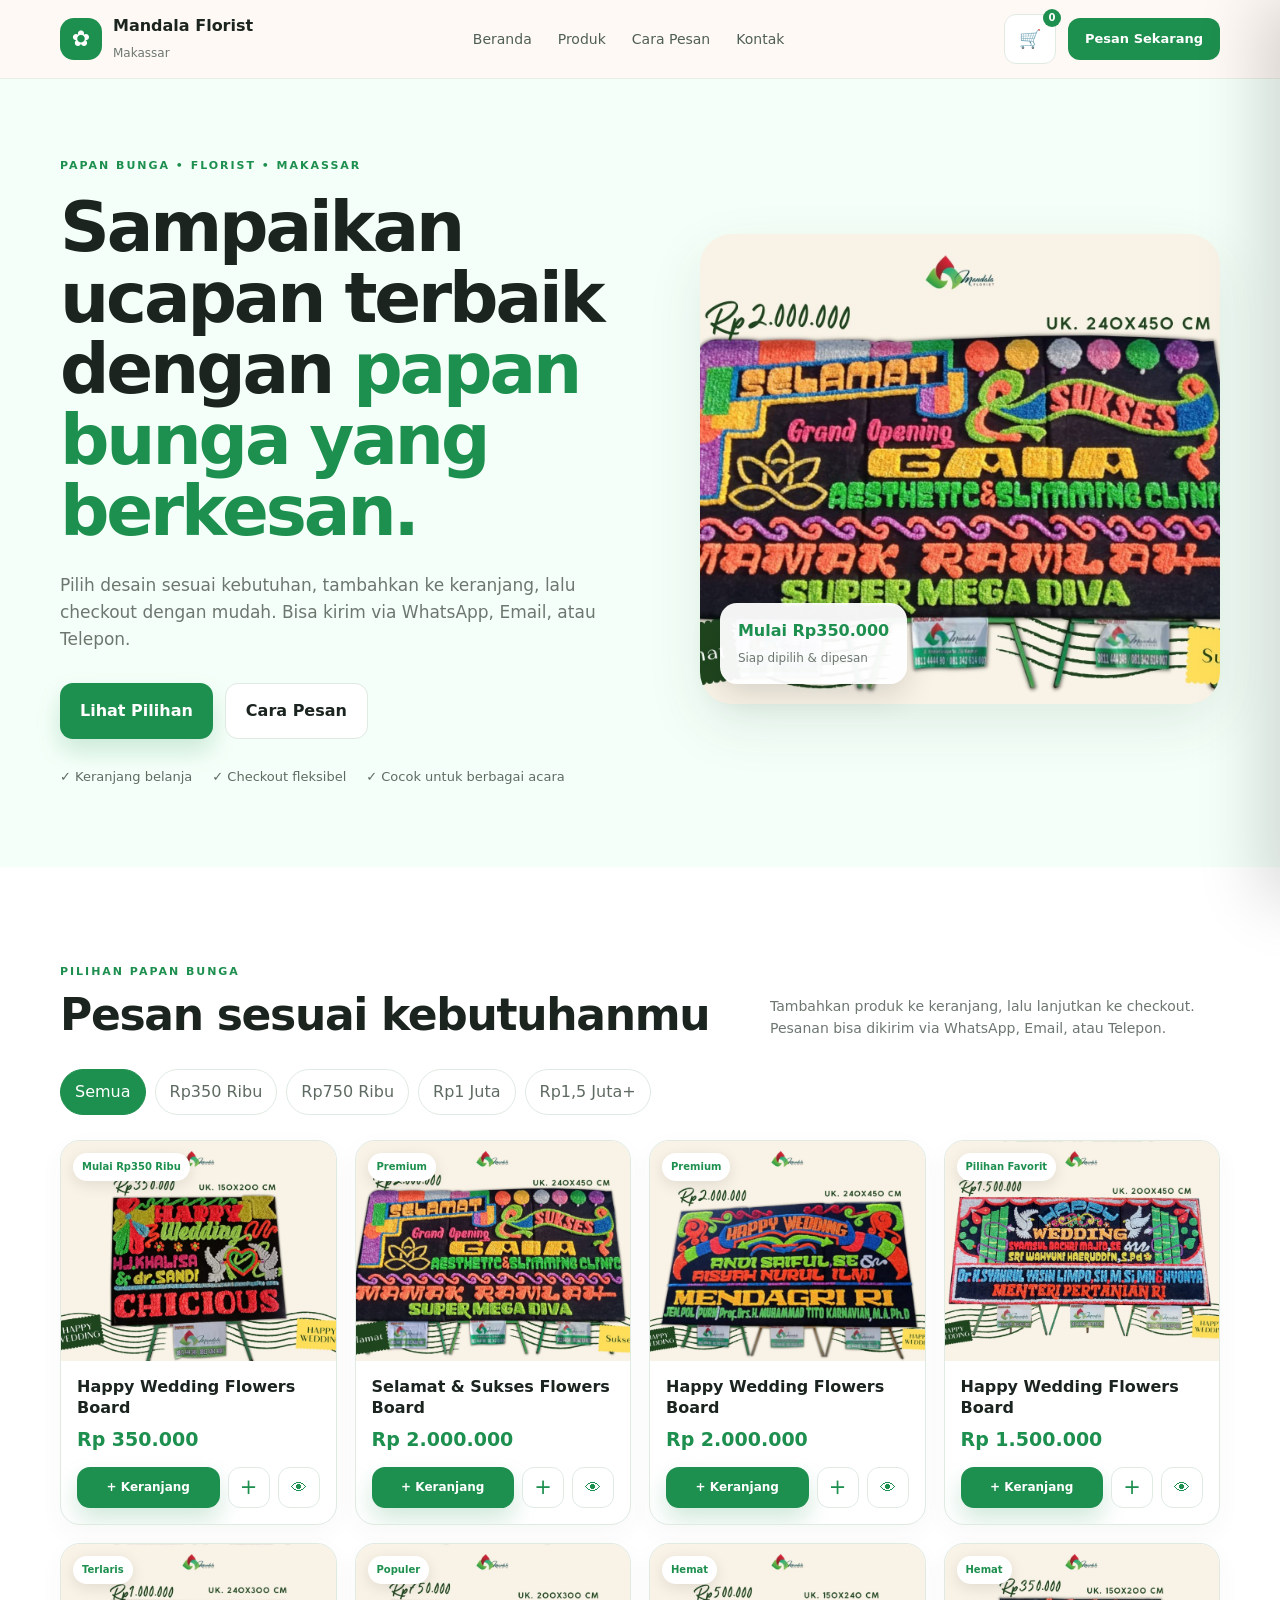
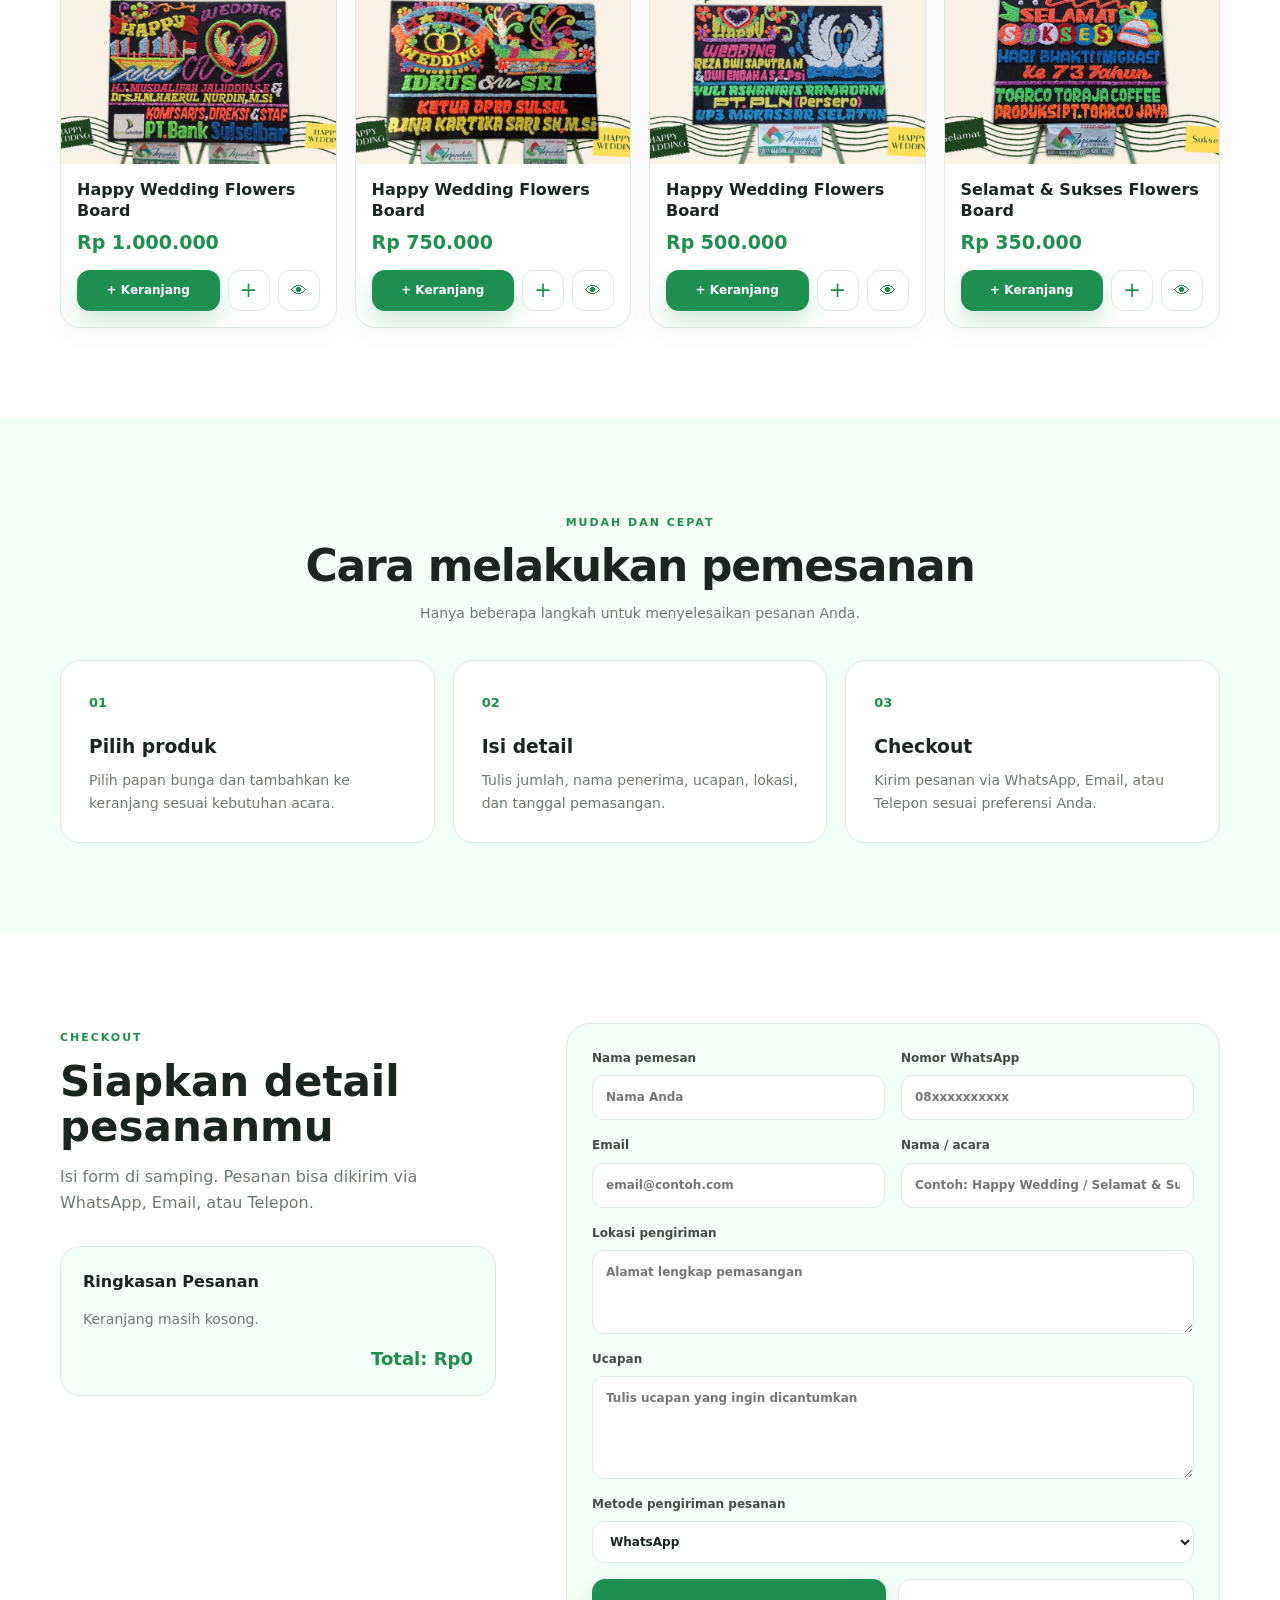
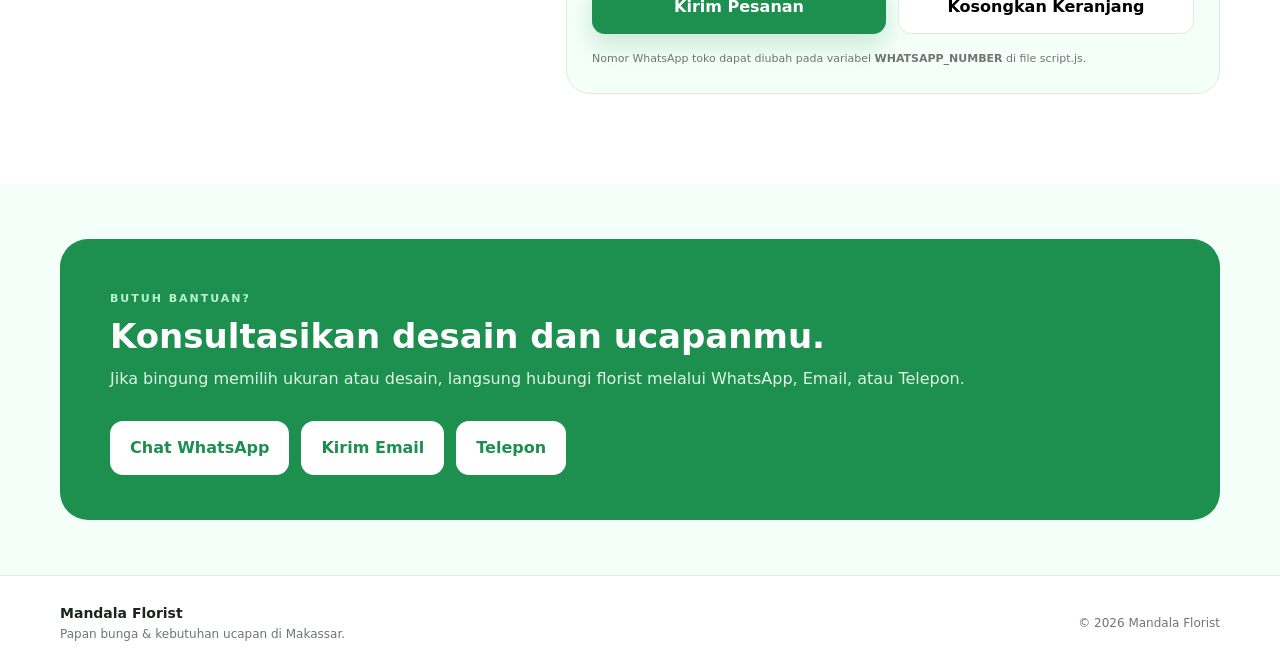
<file: Mandala Florist/index.html>
<!DOCTYPE html>
<html lang="id">
<head>
    <meta charset="UTF-8">
    <meta name="viewport" content="width=device-width, initial-scale=1.0">
    <meta name="theme-color" content="#1d8f4e">
    <title>Mandala Florist — Papan Bunga & Florist Makassar</title>
    <link rel="stylesheet" href="style.css">
</head>
<body>
    <!-- ===== NAVBAR ===== -->
    <header class="navbar">
        <div class="container nav-inner">
            <a class="brand" href="#beranda">
                <span class="brand-mark">✿</span>
                <span>
                    <strong>Mandala Florist</strong>
                    <small>Makassar</small>
                </span>
            </a>
            <nav>
                <a href="#beranda">Beranda</a>
                <a href="#produk">Produk</a>
                <a href="#cara-pesan">Cara Pesan</a>
                <a href="#kontak">Kontak</a>
            </nav>
            <div class="nav-actions">
                <button class="cart-btn" id="cartBtn" aria-label="Keranjang">
                    🛒 <span class="cart-count" id="cartCount">0</span>
                </button>
                <a class="nav-wa" href="#produk">Pesan Sekarang</a>
            </div>
        </div>
    </header>

    <main>
        <!-- ===== HERO ===== -->
        <section class="hero" id="beranda">
            <div class="container hero-grid">
                <div class="hero-copy">
                    <span class="eyebrow">PAPAN BUNGA • FLORIST • MAKASSAR</span>
                    <h1>Sampaikan ucapan terbaik dengan <span>papan bunga yang berkesan.</span></h1>
                    <p>Pilih desain sesuai kebutuhan, tambahkan ke keranjang, lalu checkout dengan mudah. Bisa kirim via WhatsApp, Email, atau Telepon.</p>
                    <div class="hero-actions">
                        <a class="btn btn-primary" href="#produk">Lihat Pilihan</a>
                        <a class="btn btn-outline" href="#cara-pesan">Cara Pesan</a>
                    </div>
                    <div class="hero-points">
                        <span>✓ Keranjang belanja</span>
                        <span>✓ Checkout fleksibel</span>
                        <span>✓ Cocok untuk berbagai acara</span>
                    </div>
                </div>
                <div class="hero-card">
                    <img src="assets/papan-bunga-2.jpg" alt="Papan bunga ucapan selamat dan sukses">
                    <div class="hero-badge">
                        <strong>Mulai Rp350.000</strong>
                        <span>Siap dipilih & dipesan</span>
                    </div>
                </div>
            </div>
        </section>

        <!-- ===== PRODUK ===== -->
        <section class="section products" id="produk">
            <div class="container">
                <div class="section-heading">
                    <div>
                        <span class="eyebrow">PILIHAN PAPAN BUNGA</span>
                        <h2>Pesan sesuai kebutuhanmu</h2>
                    </div>
                    <p>Tambahkan produk ke keranjang, lalu lanjutkan ke checkout. Pesanan bisa dikirim via WhatsApp, Email, atau Telepon.</p>
                </div>

                <div class="filter-row">
                    <button class="filter active" data-filter="semua">Semua</button>
                    <button class="filter" data-filter="350000">Rp350 Ribu</button>
                    <button class="filter" data-filter="750000">Rp750 Ribu</button>
                    <button class="filter" data-filter="1000000">Rp1 Juta</button>
                    <button class="filter" data-filter="1500000">Rp1,5 Juta+</button>
                </div>

                <div class="product-grid" id="productGrid"></div>
            </div>
        </section>

        <!-- ===== CARA PESAN ===== -->
        <section class="section how" id="cara-pesan">
            <div class="container">
                <div class="section-heading centered">
                    <span class="eyebrow">MUDAH DAN CEPAT</span>
                    <h2>Cara melakukan pemesanan</h2>
                    <p>Hanya beberapa langkah untuk menyelesaikan pesanan Anda.</p>
                </div>
                <div class="steps">
                    <div class="step">
                        <span>01</span>
                        <h3>Pilih produk</h3>
                        <p>Pilih papan bunga dan tambahkan ke keranjang sesuai kebutuhan acara.</p>
                    </div>
                    <div class="step">
                        <span>02</span>
                        <h3>Isi detail</h3>
                        <p>Tulis jumlah, nama penerima, ucapan, lokasi, dan tanggal pemasangan.</p>
                    </div>
                    <div class="step">
                        <span>03</span>
                        <h3>Checkout</h3>
                        <p>Kirim pesanan via WhatsApp, Email, atau Telepon sesuai preferensi Anda.</p>
                    </div>
                </div>
            </div>
        </section>

        <!-- ===== CHECKOUT ===== -->
        <section class="section order-section" id="order">
            <div class="container order-grid">
                <div>
                    <span class="eyebrow">CHECKOUT</span>
                    <h2>Siapkan detail pesananmu</h2>
                    <p>Isi form di samping. Pesanan bisa dikirim via WhatsApp, Email, atau Telepon.</p>

                    <div class="order-summary" id="orderSummary">
                        <h3>Ringkasan Pesanan</h3>
                        <div id="summaryItems"><p class="empty-summary">Keranjang masih kosong.</p></div>
                        <div class="summary-total" id="summaryTotal">Total: Rp0</div>
                    </div>
                </div>

                <form id="orderForm" class="order-form">
                    <label>Nama pemesan
                        <input id="customerName" type="text" placeholder="Nama Anda" required>
                    </label>
                    <label>Nomor WhatsApp
                        <input id="customerPhone" type="tel" placeholder="08xxxxxxxxxx">
                    </label>
                    <label>Email
                        <input id="customerEmail" type="email" placeholder="email@contoh.com">
                    </label>
                    <label>Nama / acara
                        <input id="recipient" type="text" placeholder="Contoh: Happy Wedding / Selamat & Sukses" required>
                    </label>
                    <label>Lokasi pengiriman
                        <textarea id="location" rows="3" placeholder="Alamat lengkap pemasangan" required></textarea>
                    </label>
                    <label>Ucapan
                        <textarea id="message" rows="4" placeholder="Tulis ucapan yang ingin dicantumkan"></textarea>
                    </label>
                    <label>Metode pengiriman pesanan
                        <select id="sendMethod">
                            <option value="wa">WhatsApp</option>
                            <option value="email">Email</option>
                            <option value="telp">Telepon</option>
                        </select>
                    </label>

                    <div class="checkout-actions">
                        <button class="btn btn-primary" type="submit">Kirim Pesanan</button>
                        <button class="btn btn-outline" type="button" id="clearCartBtn">Kosongkan Keranjang</button>
                    </div>
                    <small class="form-note">Nomor WhatsApp toko dapat diubah pada variabel <b>WHATSAPP_NUMBER</b> di file script.js.</small>
                </form>
            </div>
        </section>

        <!-- ===== KONTAK ===== -->
        <section class="section contact" id="kontak">
            <div class="container contact-box">
                <div>
                    <span class="eyebrow">BUTUH BANTUAN?</span>
                    <h2>Konsultasikan desain dan ucapanmu.</h2>
                    <p>Jika bingung memilih ukuran atau desain, langsung hubungi florist melalui WhatsApp, Email, atau Telepon.</p>
                </div>
                <div class="contact-actions">
                    <a class="btn btn-light" id="contactWa" href="#">Chat WhatsApp</a>
                    <a class="btn btn-light" id="contactEmail" href="#">Kirim Email</a>
                    <a class="btn btn-light" id="contactTelp" href="#">Telepon</a>
                </div>
            </div>
        </section>
    </main>

    <!-- ===== FOOTER ===== -->
    <footer>
        <div class="container footer-inner">
            <div>
                <strong>Mandala Florist</strong>
                <span>Papan bunga & kebutuhan ucapan di Makassar.</span>
            </div>
            <span>© 2026 Mandala Florist</span>
        </div>
    </footer>

    <!-- ===== TOAST ===== -->
    <div class="toast" id="toast">Produk ditambahkan ke keranjang.</div>

    <!-- ===== CART DRAWER ===== -->
    <div class="cart-drawer" id="cartDrawer">
        <div class="cart-drawer-header">
            <h3>Keranjang</h3>
            <button class="cart-close" id="cartClose" aria-label="Tutup">×</button>
        </div>
        <div class="cart-drawer-body" id="cartDrawerBody">
            <p class="empty-cart">Keranjang masih kosong.</p>
        </div>
        <div class="cart-drawer-footer">
            <div class="cart-total" id="cartTotal">Total: Rp0</div>
            <a class="btn btn-primary btn-full" href="#order" id="goCheckout">Lanjut ke Checkout</a>
        </div>
    </div>
    <div class="cart-overlay" id="cartOverlay"></div>

    <script src="script.js"></script>
</body>
</html>
</file>
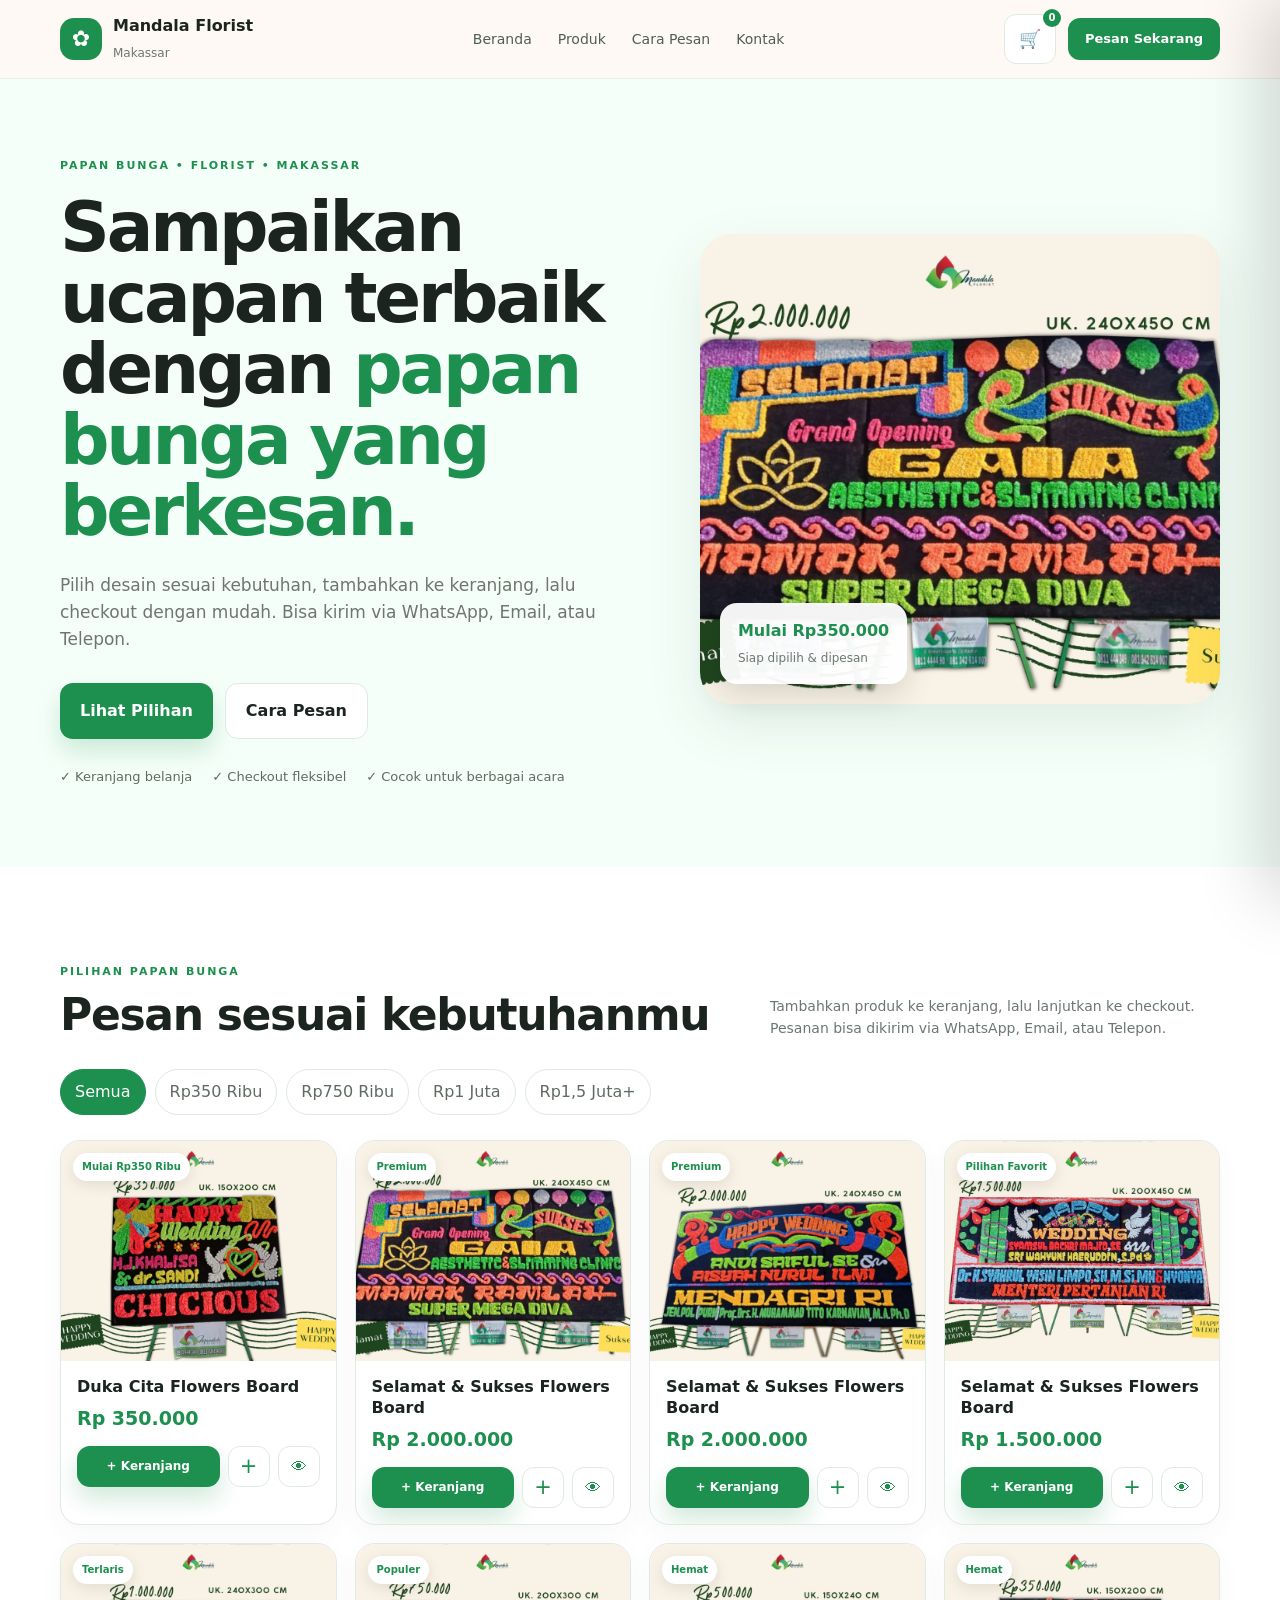
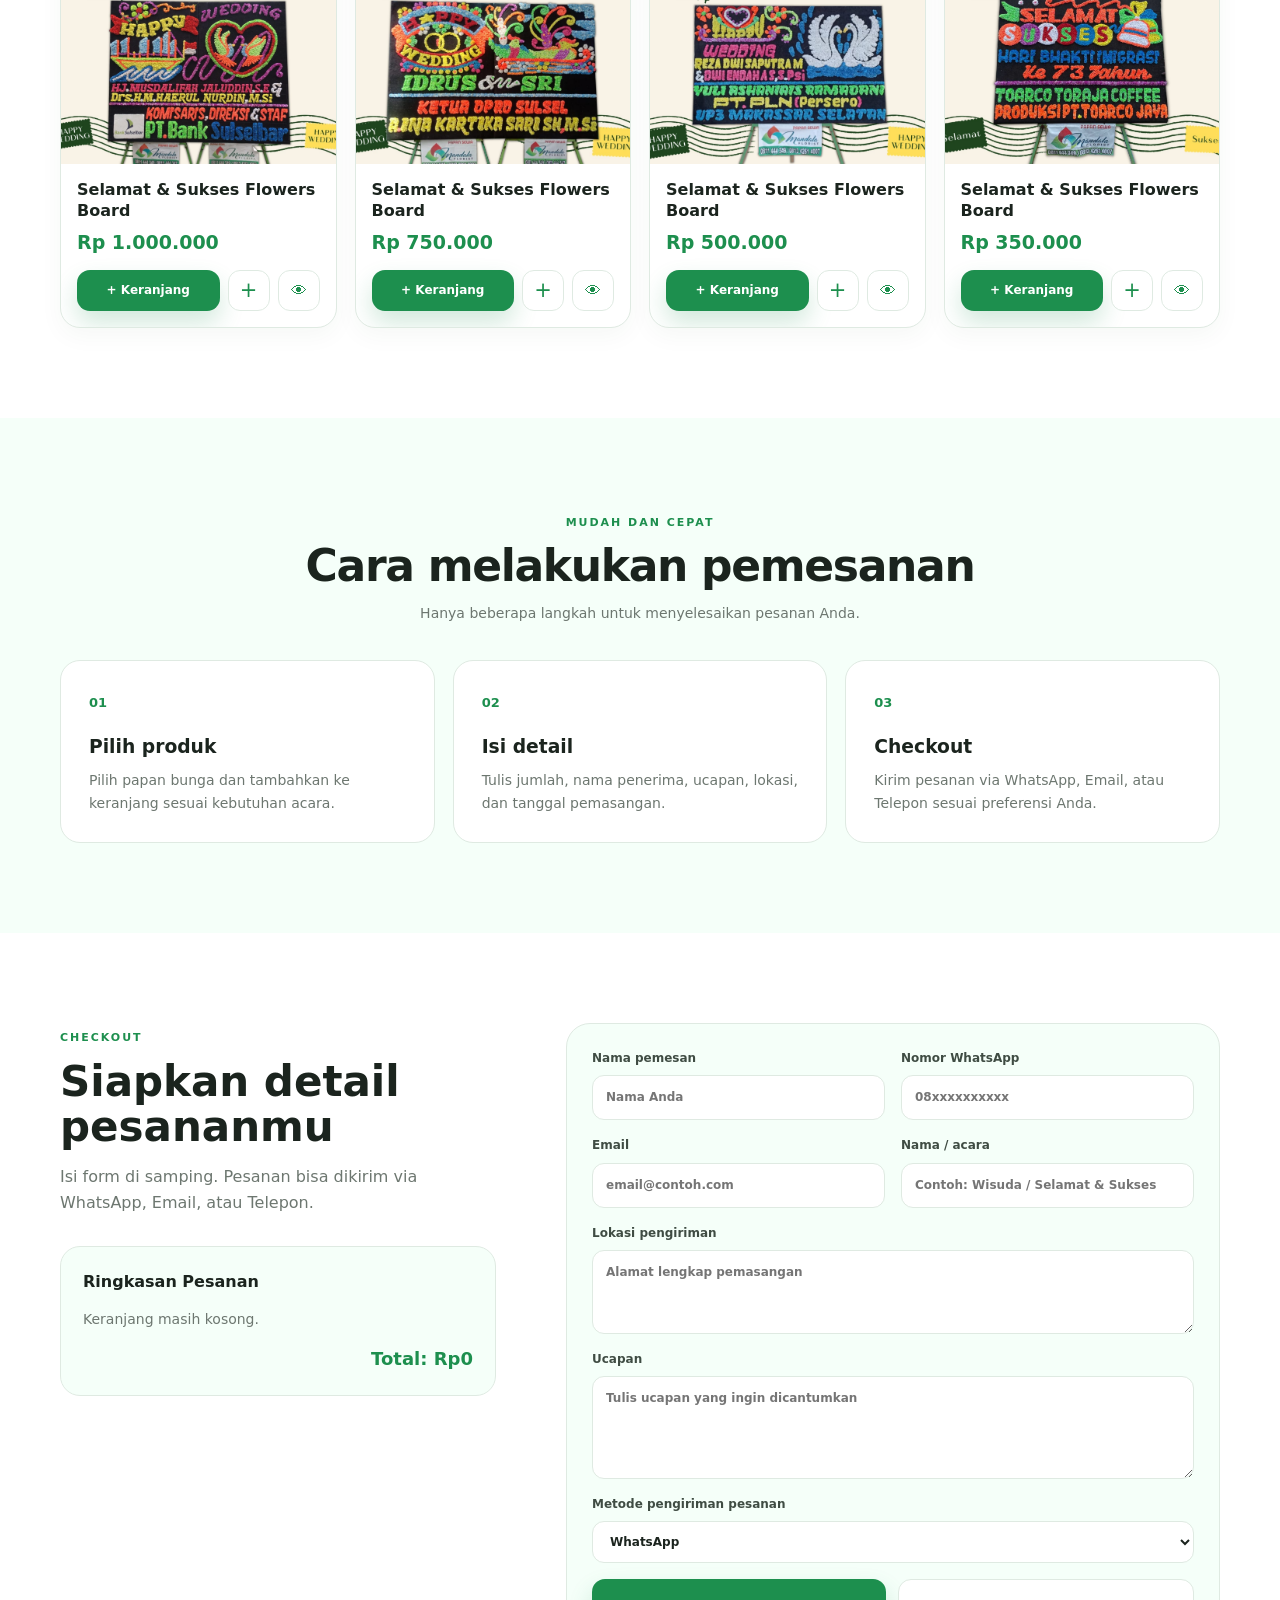
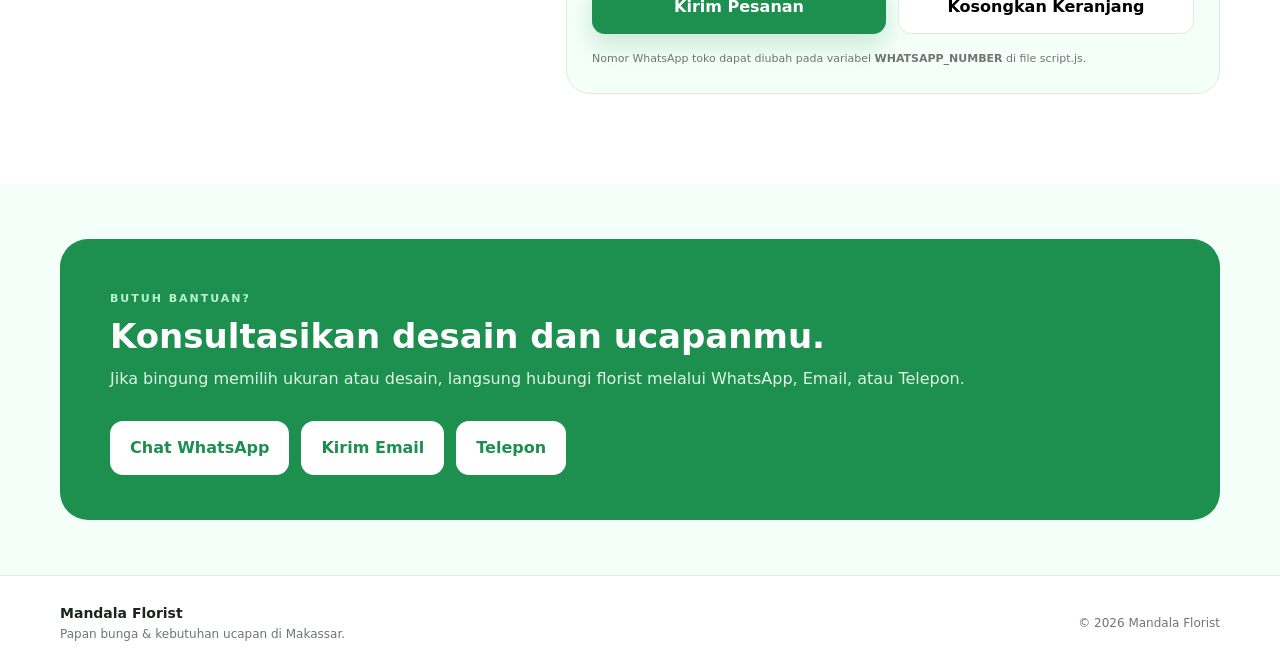
<file: Mandala Florist/Florist_Promosi_WhatsApp_Mandala_Terhubung/florist_promosi_wa/index.html>
<!DOCTYPE html>
<html lang="id">
<head>
    <meta charset="UTF-8">
    <meta name="viewport" content="width=device-width, initial-scale=1.0">
    <meta name="theme-color" content="#1d8f4e">
    <title>Mandala Florist — Papan Bunga & Florist Makassar</title>
    <link rel="stylesheet" href="style.css">
</head>
<body>
    <!-- ===== NAVBAR ===== -->
    <header class="navbar">
        <div class="container nav-inner">
            <a class="brand" href="#beranda">
                <span class="brand-mark">✿</span>
                <span>
                    <strong>Mandala Florist</strong>
                    <small>Makassar</small>
                </span>
            </a>
            <nav>
                <a href="#beranda">Beranda</a>
                <a href="#produk">Produk</a>
                <a href="#cara-pesan">Cara Pesan</a>
                <a href="#kontak">Kontak</a>
            </nav>
            <div class="nav-actions">
                <button class="cart-btn" id="cartBtn" aria-label="Keranjang">
                    🛒 <span class="cart-count" id="cartCount">0</span>
                </button>
                <a class="nav-wa" href="#produk">Pesan Sekarang</a>
            </div>
        </div>
    </header>

    <main>
        <!-- ===== HERO ===== -->
        <section class="hero" id="beranda">
            <div class="container hero-grid">
                <div class="hero-copy">
                    <span class="eyebrow">PAPAN BUNGA • FLORIST • MAKASSAR</span>
                    <h1>Sampaikan ucapan terbaik dengan <span>papan bunga yang berkesan.</span></h1>
                    <p>Pilih desain sesuai kebutuhan, tambahkan ke keranjang, lalu checkout dengan mudah. Bisa kirim via WhatsApp, Email, atau Telepon.</p>
                    <div class="hero-actions">
                        <a class="btn btn-primary" href="#produk">Lihat Pilihan</a>
                        <a class="btn btn-outline" href="#cara-pesan">Cara Pesan</a>
                    </div>
                    <div class="hero-points">
                        <span>✓ Keranjang belanja</span>
                        <span>✓ Checkout fleksibel</span>
                        <span>✓ Cocok untuk berbagai acara</span>
                    </div>
                </div>
                <div class="hero-card">
                    <img src="assets/papan-bunga-2.jpg" alt="Papan bunga ucapan selamat dan sukses">
                    <div class="hero-badge">
                        <strong>Mulai Rp350.000</strong>
                        <span>Siap dipilih & dipesan</span>
                    </div>
                </div>
            </div>
        </section>

        <!-- ===== PRODUK ===== -->
        <section class="section products" id="produk">
            <div class="container">
                <div class="section-heading">
                    <div>
                        <span class="eyebrow">PILIHAN PAPAN BUNGA</span>
                        <h2>Pesan sesuai kebutuhanmu</h2>
                    </div>
                    <p>Tambahkan produk ke keranjang, lalu lanjutkan ke checkout. Pesanan bisa dikirim via WhatsApp, Email, atau Telepon.</p>
                </div>

                <div class="filter-row">
                    <button class="filter active" data-filter="semua">Semua</button>
                    <button class="filter" data-filter="350000">Rp350 Ribu</button>
                    <button class="filter" data-filter="750000">Rp750 Ribu</button>
                    <button class="filter" data-filter="1000000">Rp1 Juta</button>
                    <button class="filter" data-filter="1500000">Rp1,5 Juta+</button>
                </div>

                <div class="product-grid" id="productGrid"></div>
            </div>
        </section>

        <!-- ===== CARA PESAN ===== -->
        <section class="section how" id="cara-pesan">
            <div class="container">
                <div class="section-heading centered">
                    <span class="eyebrow">MUDAH DAN CEPAT</span>
                    <h2>Cara melakukan pemesanan</h2>
                    <p>Hanya beberapa langkah untuk menyelesaikan pesanan Anda.</p>
                </div>
                <div class="steps">
                    <div class="step">
                        <span>01</span>
                        <h3>Pilih produk</h3>
                        <p>Pilih papan bunga dan tambahkan ke keranjang sesuai kebutuhan acara.</p>
                    </div>
                    <div class="step">
                        <span>02</span>
                        <h3>Isi detail</h3>
                        <p>Tulis jumlah, nama penerima, ucapan, lokasi, dan tanggal pemasangan.</p>
                    </div>
                    <div class="step">
                        <span>03</span>
                        <h3>Checkout</h3>
                        <p>Kirim pesanan via WhatsApp, Email, atau Telepon sesuai preferensi Anda.</p>
                    </div>
                </div>
            </div>
        </section>

        <!-- ===== CHECKOUT ===== -->
        <section class="section order-section" id="order">
            <div class="container order-grid">
                <div>
                    <span class="eyebrow">CHECKOUT</span>
                    <h2>Siapkan detail pesananmu</h2>
                    <p>Isi form di samping. Pesanan bisa dikirim via WhatsApp, Email, atau Telepon.</p>

                    <div class="order-summary" id="orderSummary">
                        <h3>Ringkasan Pesanan</h3>
                        <div id="summaryItems"><p class="empty-summary">Keranjang masih kosong.</p></div>
                        <div class="summary-total" id="summaryTotal">Total: Rp0</div>
                    </div>
                </div>

                <form id="orderForm" class="order-form">
                    <label>Nama pemesan
                        <input id="customerName" type="text" placeholder="Nama Anda" required>
                    </label>
                    <label>Nomor WhatsApp
                        <input id="customerPhone" type="tel" placeholder="08xxxxxxxxxx">
                    </label>
                    <label>Email
                        <input id="customerEmail" type="email" placeholder="email@contoh.com">
                    </label>
                    <label>Nama / acara
                        <input id="recipient" type="text" placeholder="Contoh: Wisuda / Selamat & Sukses" required>
                    </label>
                    <label>Lokasi pengiriman
                        <textarea id="location" rows="3" placeholder="Alamat lengkap pemasangan" required></textarea>
                    </label>
                    <label>Ucapan
                        <textarea id="message" rows="4" placeholder="Tulis ucapan yang ingin dicantumkan"></textarea>
                    </label>
                    <label>Metode pengiriman pesanan
                        <select id="sendMethod">
                            <option value="wa">WhatsApp</option>
                            <option value="email">Email</option>
                            <option value="telp">Telepon</option>
                        </select>
                    </label>

                    <div class="checkout-actions">
                        <button class="btn btn-primary" type="submit">Kirim Pesanan</button>
                        <button class="btn btn-outline" type="button" id="clearCartBtn">Kosongkan Keranjang</button>
                    </div>
                    <small class="form-note">Nomor WhatsApp toko dapat diubah pada variabel <b>WHATSAPP_NUMBER</b> di file script.js.</small>
                </form>
            </div>
        </section>

        <!-- ===== KONTAK ===== -->
        <section class="section contact" id="kontak">
            <div class="container contact-box">
                <div>
                    <span class="eyebrow">BUTUH BANTUAN?</span>
                    <h2>Konsultasikan desain dan ucapanmu.</h2>
                    <p>Jika bingung memilih ukuran atau desain, langsung hubungi florist melalui WhatsApp, Email, atau Telepon.</p>
                </div>
                <div class="contact-actions">
                    <a class="btn btn-light" id="contactWa" href="#">Chat WhatsApp</a>
                    <a class="btn btn-light" id="contactEmail" href="#">Kirim Email</a>
                    <a class="btn btn-light" id="contactTelp" href="#">Telepon</a>
                </div>
            </div>
        </section>
    </main>

    <!-- ===== FOOTER ===== -->
    <footer>
        <div class="container footer-inner">
            <div>
                <strong>Mandala Florist</strong>
                <span>Papan bunga & kebutuhan ucapan di Makassar.</span>
            </div>
            <span>© 2026 Mandala Florist</span>
        </div>
    </footer>

    <!-- ===== TOAST ===== -->
    <div class="toast" id="toast">Produk ditambahkan ke keranjang.</div>

    <!-- ===== CART DRAWER ===== -->
    <div class="cart-drawer" id="cartDrawer">
        <div class="cart-drawer-header">
            <h3>Keranjang</h3>
            <button class="cart-close" id="cartClose" aria-label="Tutup">×</button>
        </div>
        <div class="cart-drawer-body" id="cartDrawerBody">
            <p class="empty-cart">Keranjang masih kosong.</p>
        </div>
        <div class="cart-drawer-footer">
            <div class="cart-total" id="cartTotal">Total: Rp0</div>
            <a class="btn btn-primary btn-full" href="#order" id="goCheckout">Lanjut ke Checkout</a>
        </div>
    </div>
    <div class="cart-overlay" id="cartOverlay"></div>

    <script src="script.js"></script>
</body>
</html>
</file>
<file: Mandala Florist/style.css>
:root {
    --wine:  #1d8f4e;
    --wine-dark: #136536;
    --rose: #4fc97a;
    --cream: #f5fff9;
    --paper: #ffffff;
    --ink: #1b241e;
    --muted: #6d7770;
    --line: #dfeae2;
    --shadow: 0 20px 55px rgba(22, 66, 37, .10);
}

* { box-sizing: border-box; margin: 0; padding: 0; }
html { scroll-behavior: smooth; }
body {
    font-family: Inter, ui-sans-serif, system-ui, -apple-system, BlinkMacSystemFont, "Segoe UI", sans-serif;
    color: var(--ink);
    background: var(--cream);
    line-height: 1.6;
}
a { color: inherit; text-decoration: none; }
button, input, textarea, select { font: inherit; }
.container { width: min(1160px, calc(100% - 40px)); margin: auto; }

/* ===== NAVBAR ===== */
.navbar {
    position: sticky; top: 0; z-index: 20;
    background: rgba(255,249,245,.92);
    backdrop-filter: blur(16px);
    border-bottom: 1px solid rgba(29,143,78,.10);
}
.nav-inner { min-height: 78px; display: flex; align-items: center; justify-content: space-between; gap: 24px; }
.brand { display: flex; align-items: center; gap: 11px; }
.brand-mark {
    width: 42px; height: 42px; display: grid; place-items: center;
    color: white; background: var(--wine); border-radius: 14px; font-size: 22px;
}
.brand strong { display: block; font-size: 16px; }
.brand small { color: var(--muted); font-size: 12px; }
nav { display: flex; gap: 26px; color: #4f5f55; font-size: 14px; }
nav a:hover { color: var(--wine); }
.nav-actions { display: flex; align-items: center; gap: 12px; }
.nav-wa { background: var(--wine); color: white; padding: 11px 17px; border-radius: 12px; font-weight: 700; font-size: 13px; }
.cart-btn {
    position: relative; background: white; border: 1px solid var(--line);
    border-radius: 12px; padding: 10px 14px; cursor: pointer; font-size: 18px;
}
.cart-btn:hover { border-color: var(--wine); }
.cart-count {
    position: absolute; top: -6px; right: -6px;
    background: var(--wine); color: white; font-size: 10px; font-weight: 800;
    min-width: 18px; height: 18px; border-radius: 9px;
    display: grid; place-items: center; padding: 0 4px;
}

/* ===== HERO ===== */
.hero { padding: 72px 0 80px; overflow: hidden; }
.hero-grid { display: grid; grid-template-columns: 1.05fr .95fr; gap: 65px; align-items: center; }
.eyebrow { color: var(--wine); font-size: 11px; letter-spacing: .18em; font-weight: 800; }
.hero h1 { margin-top: 15px; font-size: clamp(42px, 5.4vw, 70px); line-height: 1.03; letter-spacing: -.045em; max-width: 690px; }
.hero h1 span { color: var(--wine); }
.hero-copy > p { margin-top: 24px; max-width: 610px; color: var(--muted); font-size: 17px; }
.hero-actions { display: flex; gap: 12px; margin-top: 30px; }
.btn { display: inline-flex; align-items: center; justify-content: center; border: 0; cursor: pointer; border-radius: 13px; padding: 14px 20px; font-weight: 800; transition: .2s; }
.btn:hover { transform: translateY(-2px); }
.btn-primary { background: var(--wine); color: white; box-shadow: 0 12px 25px rgba(29,143,78,.20); }
.btn-outline { border: 1px solid var(--line); background: white; }
.btn-light { background: white; color: var(--wine); }
.hero-points { display: flex; flex-wrap: wrap; gap: 12px 20px; margin-top: 28px; color: #5f6b62; font-size: 13px; }

.hero-card { position: relative; }
.hero-card img { width: 100%; height: 470px; object-fit: cover; border-radius: 32px; box-shadow: var(--shadow); display: block; background: #ddd; }
.hero-badge {
    position: absolute; left: 20px; bottom: 20px; background: rgba(255,255,255,.95);
    padding: 15px 18px; border-radius: 17px; box-shadow: 0 12px 30px rgba(0,0,0,.13);
}
.hero-badge strong { display: block; color: var(--wine); }
.hero-badge span { color: var(--muted); font-size: 12px; }

/* ===== SECTION ===== */
.section { padding: 90px 0; }
.products { background: #fff; }
.section-heading { display: flex; align-items: end; justify-content: space-between; gap: 30px; margin-bottom: 30px; }
.section-heading h2 { font-size: clamp(30px, 4vw, 44px); line-height: 1.1; margin-top: 8px; letter-spacing: -.03em; }
.section-heading > p { color: var(--muted); max-width: 450px; font-size: 14px; }
.centered { display: block; text-align: center; }
.centered > p { margin: 12px auto 0; }

/* ===== FILTER ===== */
.filter-row { display: flex; flex-wrap: wrap; gap: 9px; margin-bottom: 25px; }
.filter { border: 1px solid var(--line); background: #fff; padding: 9px 14px; border-radius: 999px; cursor: pointer; color: #5f6b62; }
.filter.active, .filter:hover { background: var(--wine); border-color: var(--wine); color: white; }

/* ===== PRODUCT GRID ===== */
.product-grid { display: grid; grid-template-columns: repeat(4, 1fr); gap: 18px; }
.product-card {
    background: white; border: 1px solid var(--line); border-radius: 20px; overflow: hidden;
    transition: .25s; box-shadow: 0 8px 25px rgba(22,66,37,.04);
}
.product-card:hover { transform: translateY(-5px); box-shadow: var(--shadow); }
.product-card.hidden { display: none; }
.product-image { height: 220px; background: #eee; position: relative; }
.product-image img { width: 100%; height: 100%; object-fit: cover; display: block; }
.tag { position: absolute; top: 12px; left: 12px; background: white; color: var(--wine); border-radius: 999px; padding: 6px 9px; font-size: 10px; font-weight: 800; box-shadow: 0 4px 15px rgba(0,0,0,.10); }
.product-body { padding: 16px; }
.product-body h3 { font-size: 16px; line-height: 1.3; }
.product-price { color: var(--wine); font-size: 19px; font-weight: 900; margin: 5px 0 13px; }
.product-actions { display: grid; grid-template-columns: 1fr 42px 42px; gap: 8px; }
.order-btn { padding: 11px 10px; font-size: 12px; }
.plus-btn { border: 1px solid var(--line); border-radius: 12px; background: white; color: var(--wine); font-size: 21px; cursor: pointer; }
.plus-btn:hover { background: var(--wine); color: white; }
.detail-btn { border: 1px solid var(--line); border-radius: 12px; background: white; color: var(--wine); font-size: 16px; cursor: pointer; }
.detail-btn:hover { background: var(--wine); color: white; }

/* ===== HOW ===== */
.how { background: var(--cream); }
.steps { display: grid; grid-template-columns: repeat(3, 1fr); gap: 18px; margin-top: 35px; }
.step { background: white; border: 1px solid var(--line); border-radius: 20px; padding: 28px; }
.step > span { color: var(--wine); font-weight: 900; font-size: 13px; }
.step h3 { margin: 18px 0 7px; }
.step p { color: var(--muted); font-size: 14px; }

/* ===== ORDER ===== */
.order-section { background: #fff; }
.order-grid { display: grid; grid-template-columns: .8fr 1.2fr; gap: 70px; align-items: start; }
.order-grid > div:first-child { position: sticky; top: 110px; }
.order-grid h2 { font-size: 42px; line-height: 1.08; margin: 10px 0 15px; }
.order-grid p { color: var(--muted); max-width: 420px; }

.order-summary {
    margin-top: 30px; background: var(--cream); border: 1px solid var(--line);
    border-radius: 20px; padding: 22px;
}
.order-summary h3 { font-size: 16px; margin-bottom: 14px; }
.summary-item { display: flex; justify-content: space-between; gap: 12px; padding: 8px 0; border-bottom: 1px dashed var(--line); font-size: 14px; }
.summary-item:last-child { border-bottom: none; }
.summary-item .summary-name { color: var(--muted); }
.summary-item .summary-price { font-weight: 700; color: var(--wine); }
.summary-total { margin-top: 14px; font-size: 18px; font-weight: 900; color: var(--wine); text-align: right; }
.empty-summary, .empty-cart { color: var(--muted); font-size: 14px; }

.order-form { display: grid; grid-template-columns: 1fr 1fr; gap: 16px; padding: 25px; background: var(--cream); border: 1px solid var(--line); border-radius: 24px; }
.order-form label { display: grid; gap: 7px; color: #3f4c43; font-size: 12px; font-weight: 800; }
.order-form label:nth-of-type(5), .order-form label:nth-of-type(6), .order-form label:nth-of-type(7), .order-form label:nth-of-type(8), .checkout-actions, .form-note { grid-column: 1 / -1; }
.order-form input, .order-form textarea, .order-form select { width: 100%; border: 1px solid var(--line); background: white; border-radius: 12px; padding: 12px 13px; outline: none; color: var(--ink); }
.order-form textarea { resize: vertical; }
.order-form input:focus, .order-form textarea:focus, .order-form select:focus { border-color: var(--rose); box-shadow: 0 0 0 3px rgba(29,143,78,.10); }
.form-note { color: var(--muted); font-size: 11px; font-weight: 500; }
.checkout-actions { display: flex; gap: 12px; flex-wrap: wrap; }
.checkout-actions .btn { flex: 1; min-width: 160px; }

/* ===== CONTACT ===== */
.contact { padding: 55px 0; }
.contact-box { background: var(--wine); color: white; border-radius: 28px; padding: 45px 50px; display: flex; justify-content: space-between; align-items: center; gap: 30px; flex-wrap: wrap; }
.contact-box .eyebrow { color: #b9f5ce; }
.contact-box h2 { margin-top: 7px; font-size: 34px; line-height: 1.15; }
.contact-box p { margin-top: 10px; color: #dff5e5; }
.contact-actions { display: flex; gap: 12px; flex-wrap: wrap; }

/* ===== FOOTER ===== */
footer { border-top: 1px solid var(--line); background: #fff; }
.footer-inner { min-height: 95px; display: flex; justify-content: space-between; align-items: center; gap: 20px; color: var(--muted); font-size: 12px; }
.footer-inner strong { display: block; color: var(--ink); font-size: 14px; }
.footer-inner span { display: block; }

/* ===== TOAST ===== */
.toast { position: fixed; left: 50%; bottom: 25px; transform: translate(-50%, 90px); background: #1b241e; color: white; padding: 12px 18px; border-radius: 12px; opacity: 0; transition: .25s; z-index: 60; font-size: 13px; box-shadow: var(--shadow); }
.toast.show { transform: translate(-50%, 0); opacity: 1; }

/* ===== CART DRAWER ===== */
.cart-overlay {
    position: fixed; inset: 0; background: rgba(0,0,0,.4);
    opacity: 0; pointer-events: none; transition: .25s; z-index: 40;
}
.cart-overlay.show { opacity: 1; pointer-events: auto; }
.cart-drawer {
    position: fixed; top: 0; right: 0; height: 100%; width: 360px; max-width: 90vw;
    background: white; z-index: 50; display: flex; flex-direction: column;
    transform: translateX(100%); transition: .3s; box-shadow: -20px 0 60px rgba(0,0,0,.15);
}
.cart-drawer.show { transform: translateX(0); }
.cart-drawer-header { display: flex; justify-content: space-between; align-items: center; padding: 20px; border-bottom: 1px solid var(--line); }
.cart-drawer-header h3 { font-size: 18px; }
.cart-close { background: none; border: 0; font-size: 28px; cursor: pointer; color: var(--muted); line-height: 1; }
.cart-drawer-body { flex: 1; overflow-y: auto; padding: 20px; }
.cart-item { display: flex; gap: 12px; padding: 12px 0; border-bottom: 1px solid var(--line); }
.cart-item img { width: 60px; height: 60px; object-fit: cover; border-radius: 10px; }
.cart-item-info { flex: 1; }
.cart-item-info h4 { font-size: 14px; }
.cart-item-info p { color: var(--wine); font-weight: 700; font-size: 13px; }
.cart-item-actions { display: flex; align-items: center; gap: 8px; margin-top: 6px; }
.cart-item-actions button { width: 26px; height: 26px; border: 1px solid var(--line); background: white; border-radius: 8px; cursor: pointer; color: var(--wine); font-weight: 800; }
.cart-item-actions button:hover { background: var(--wine); color: white; }
.cart-item-remove { background: none; border: 0; color: #c0392b; font-size: 12px; cursor: pointer; margin-left: auto; }
.cart-drawer-footer { padding: 20px; border-top: 1px solid var(--line); }
.cart-total { font-size: 18px; font-weight: 900; color: var(--wine); margin-bottom: 12px; text-align: right; }
.btn-full { width: 100%; }

/* ===== RESPONSIVE ===== */
@media (max-width: 980px) {
    nav { display: none; }
    .hero-grid, .order-grid { grid-template-columns: 1fr; }
    .hero-copy { order: 1; }
    .hero-card { order: 0; }
    .hero-card img { height: 400px; }
    .product-grid { grid-template-columns: repeat(2, 1fr); }
    .steps { grid-template-columns: 1fr; }
    .order-grid > div:first-child { position: static; }
}
@media (max-width: 600px) {
    .container { width: min(100% - 24px, 1160px); }
    .nav-inner { min-height: 68px; }
    .nav-wa { padding: 9px 12px; font-size: 12px; }
    .hero { padding: 45px 0 55px; }
    .hero h1 { font-size: 42px; }
    .hero-card img { height: 320px; border-radius: 22px; }
    .section { padding: 60px 0; }
    .section-heading { display: block; }
    .section-heading > p { margin-top: 12px; }
    .product-grid { grid-template-columns: 1fr 1fr; gap: 10px; }
    .product-image { height: 170px; }
    .product-body { padding: 12px; }
    .product-body h3 { font-size: 14px; }
    .product-price { font-size: 16px; }
    .product-actions { grid-template-columns: 1fr; }
    .plus-btn, .detail-btn { display: none; }
    .order-form { grid-template-columns: 1fr; padding: 17px; }
    .order-form label:nth-of-type(5), .order-form label:nth-of-type(6), .order-form label:nth-of-type(7), .order-form label:nth-of-type(8), .checkout-actions, .form-note { grid-column: auto; }
    .contact-box { padding: 30px 25px; display: block; }
    .contact-box h2 { font-size: 28px; }
    .contact-actions { margin-top: 22px; }
    .contact-actions .btn { width: 100%; }
    .footer-inner { display: block; padding: 25px 0; }
    .footer-inner > span { margin-top: 12px; }
}
</file>
<file: Mandala Florist/Florist_Promosi_WhatsApp_Mandala_Terhubung/florist_promosi_wa/style.css>
:root {
    --wine:  #1d8f4e;
    --wine-dark: #136536;
    --rose: #4fc97a;
    --cream: #f5fff9;
    --paper: #ffffff;
    --ink: #1b241e;
    --muted: #6d7770;
    --line: #dfeae2;
    --shadow: 0 20px 55px rgba(22, 66, 37, .10);
}

* { box-sizing: border-box; margin: 0; padding: 0; }
html { scroll-behavior: smooth; }
body {
    font-family: Inter, ui-sans-serif, system-ui, -apple-system, BlinkMacSystemFont, "Segoe UI", sans-serif;
    color: var(--ink);
    background: var(--cream);
    line-height: 1.6;
}
a { color: inherit; text-decoration: none; }
button, input, textarea, select { font: inherit; }
.container { width: min(1160px, calc(100% - 40px)); margin: auto; }

/* ===== NAVBAR ===== */
.navbar {
    position: sticky; top: 0; z-index: 20;
    background: rgba(255,249,245,.92);
    backdrop-filter: blur(16px);
    border-bottom: 1px solid rgba(29,143,78,.10);
}
.nav-inner { min-height: 78px; display: flex; align-items: center; justify-content: space-between; gap: 24px; }
.brand { display: flex; align-items: center; gap: 11px; }
.brand-mark {
    width: 42px; height: 42px; display: grid; place-items: center;
    color: white; background: var(--wine); border-radius: 14px; font-size: 22px;
}
.brand strong { display: block; font-size: 16px; }
.brand small { color: var(--muted); font-size: 12px; }
nav { display: flex; gap: 26px; color: #4f5f55; font-size: 14px; }
nav a:hover { color: var(--wine); }
.nav-actions { display: flex; align-items: center; gap: 12px; }
.nav-wa { background: var(--wine); color: white; padding: 11px 17px; border-radius: 12px; font-weight: 700; font-size: 13px; }
.cart-btn {
    position: relative; background: white; border: 1px solid var(--line);
    border-radius: 12px; padding: 10px 14px; cursor: pointer; font-size: 18px;
}
.cart-btn:hover { border-color: var(--wine); }
.cart-count {
    position: absolute; top: -6px; right: -6px;
    background: var(--wine); color: white; font-size: 10px; font-weight: 800;
    min-width: 18px; height: 18px; border-radius: 9px;
    display: grid; place-items: center; padding: 0 4px;
}

/* ===== HERO ===== */
.hero { padding: 72px 0 80px; overflow: hidden; }
.hero-grid { display: grid; grid-template-columns: 1.05fr .95fr; gap: 65px; align-items: center; }
.eyebrow { color: var(--wine); font-size: 11px; letter-spacing: .18em; font-weight: 800; }
.hero h1 { margin-top: 15px; font-size: clamp(42px, 5.4vw, 70px); line-height: 1.03; letter-spacing: -.045em; max-width: 690px; }
.hero h1 span { color: var(--wine); }
.hero-copy > p { margin-top: 24px; max-width: 610px; color: var(--muted); font-size: 17px; }
.hero-actions { display: flex; gap: 12px; margin-top: 30px; }
.btn { display: inline-flex; align-items: center; justify-content: center; border: 0; cursor: pointer; border-radius: 13px; padding: 14px 20px; font-weight: 800; transition: .2s; }
.btn:hover { transform: translateY(-2px); }
.btn-primary { background: var(--wine); color: white; box-shadow: 0 12px 25px rgba(29,143,78,.20); }
.btn-outline { border: 1px solid var(--line); background: white; }
.btn-light { background: white; color: var(--wine); }
.hero-points { display: flex; flex-wrap: wrap; gap: 12px 20px; margin-top: 28px; color: #5f6b62; font-size: 13px; }

.hero-card { position: relative; }
.hero-card img { width: 100%; height: 470px; object-fit: cover; border-radius: 32px; box-shadow: var(--shadow); display: block; background: #ddd; }
.hero-badge {
    position: absolute; left: 20px; bottom: 20px; background: rgba(255,255,255,.95);
    padding: 15px 18px; border-radius: 17px; box-shadow: 0 12px 30px rgba(0,0,0,.13);
}
.hero-badge strong { display: block; color: var(--wine); }
.hero-badge span { color: var(--muted); font-size: 12px; }

/* ===== SECTION ===== */
.section { padding: 90px 0; }
.products { background: #fff; }
.section-heading { display: flex; align-items: end; justify-content: space-between; gap: 30px; margin-bottom: 30px; }
.section-heading h2 { font-size: clamp(30px, 4vw, 44px); line-height: 1.1; margin-top: 8px; letter-spacing: -.03em; }
.section-heading > p { color: var(--muted); max-width: 450px; font-size: 14px; }
.centered { display: block; text-align: center; }
.centered > p { margin: 12px auto 0; }

/* ===== FILTER ===== */
.filter-row { display: flex; flex-wrap: wrap; gap: 9px; margin-bottom: 25px; }
.filter { border: 1px solid var(--line); background: #fff; padding: 9px 14px; border-radius: 999px; cursor: pointer; color: #5f6b62; }
.filter.active, .filter:hover { background: var(--wine); border-color: var(--wine); color: white; }

/* ===== PRODUCT GRID ===== */
.product-grid { display: grid; grid-template-columns: repeat(4, 1fr); gap: 18px; }
.product-card {
    background: white; border: 1px solid var(--line); border-radius: 20px; overflow: hidden;
    transition: .25s; box-shadow: 0 8px 25px rgba(22,66,37,.04);
}
.product-card:hover { transform: translateY(-5px); box-shadow: var(--shadow); }
.product-card.hidden { display: none; }
.product-image { height: 220px; background: #eee; position: relative; }
.product-image img { width: 100%; height: 100%; object-fit: cover; display: block; }
.tag { position: absolute; top: 12px; left: 12px; background: white; color: var(--wine); border-radius: 999px; padding: 6px 9px; font-size: 10px; font-weight: 800; box-shadow: 0 4px 15px rgba(0,0,0,.10); }
.product-body { padding: 16px; }
.product-body h3 { font-size: 16px; line-height: 1.3; }
.product-price { color: var(--wine); font-size: 19px; font-weight: 900; margin: 5px 0 13px; }
.product-actions { display: grid; grid-template-columns: 1fr 42px 42px; gap: 8px; }
.order-btn { padding: 11px 10px; font-size: 12px; }
.plus-btn { border: 1px solid var(--line); border-radius: 12px; background: white; color: var(--wine); font-size: 21px; cursor: pointer; }
.plus-btn:hover { background: var(--wine); color: white; }
.detail-btn { border: 1px solid var(--line); border-radius: 12px; background: white; color: var(--wine); font-size: 16px; cursor: pointer; }
.detail-btn:hover { background: var(--wine); color: white; }

/* ===== HOW ===== */
.how { background: var(--cream); }
.steps { display: grid; grid-template-columns: repeat(3, 1fr); gap: 18px; margin-top: 35px; }
.step { background: white; border: 1px solid var(--line); border-radius: 20px; padding: 28px; }
.step > span { color: var(--wine); font-weight: 900; font-size: 13px; }
.step h3 { margin: 18px 0 7px; }
.step p { color: var(--muted); font-size: 14px; }

/* ===== ORDER ===== */
.order-section { background: #fff; }
.order-grid { display: grid; grid-template-columns: .8fr 1.2fr; gap: 70px; align-items: start; }
.order-grid > div:first-child { position: sticky; top: 110px; }
.order-grid h2 { font-size: 42px; line-height: 1.08; margin: 10px 0 15px; }
.order-grid p { color: var(--muted); max-width: 420px; }

.order-summary {
    margin-top: 30px; background: var(--cream); border: 1px solid var(--line);
    border-radius: 20px; padding: 22px;
}
.order-summary h3 { font-size: 16px; margin-bottom: 14px; }
.summary-item { display: flex; justify-content: space-between; gap: 12px; padding: 8px 0; border-bottom: 1px dashed var(--line); font-size: 14px; }
.summary-item:last-child { border-bottom: none; }
.summary-item .summary-name { color: var(--muted); }
.summary-item .summary-price { font-weight: 700; color: var(--wine); }
.summary-total { margin-top: 14px; font-size: 18px; font-weight: 900; color: var(--wine); text-align: right; }
.empty-summary, .empty-cart { color: var(--muted); font-size: 14px; }

.order-form { display: grid; grid-template-columns: 1fr 1fr; gap: 16px; padding: 25px; background: var(--cream); border: 1px solid var(--line); border-radius: 24px; }
.order-form label { display: grid; gap: 7px; color: #3f4c43; font-size: 12px; font-weight: 800; }
.order-form label:nth-of-type(5), .order-form label:nth-of-type(6), .order-form label:nth-of-type(7), .order-form label:nth-of-type(8), .checkout-actions, .form-note { grid-column: 1 / -1; }
.order-form input, .order-form textarea, .order-form select { width: 100%; border: 1px solid var(--line); background: white; border-radius: 12px; padding: 12px 13px; outline: none; color: var(--ink); }
.order-form textarea { resize: vertical; }
.order-form input:focus, .order-form textarea:focus, .order-form select:focus { border-color: var(--rose); box-shadow: 0 0 0 3px rgba(29,143,78,.10); }
.form-note { color: var(--muted); font-size: 11px; font-weight: 500; }
.checkout-actions { display: flex; gap: 12px; flex-wrap: wrap; }
.checkout-actions .btn { flex: 1; min-width: 160px; }

/* ===== CONTACT ===== */
.contact { padding: 55px 0; }
.contact-box { background: var(--wine); color: white; border-radius: 28px; padding: 45px 50px; display: flex; justify-content: space-between; align-items: center; gap: 30px; flex-wrap: wrap; }
.contact-box .eyebrow { color: #b9f5ce; }
.contact-box h2 { margin-top: 7px; font-size: 34px; line-height: 1.15; }
.contact-box p { margin-top: 10px; color: #dff5e5; }
.contact-actions { display: flex; gap: 12px; flex-wrap: wrap; }

/* ===== FOOTER ===== */
footer { border-top: 1px solid var(--line); background: #fff; }
.footer-inner { min-height: 95px; display: flex; justify-content: space-between; align-items: center; gap: 20px; color: var(--muted); font-size: 12px; }
.footer-inner strong { display: block; color: var(--ink); font-size: 14px; }
.footer-inner span { display: block; }

/* ===== TOAST ===== */
.toast { position: fixed; left: 50%; bottom: 25px; transform: translate(-50%, 90px); background: #1b241e; color: white; padding: 12px 18px; border-radius: 12px; opacity: 0; transition: .25s; z-index: 60; font-size: 13px; box-shadow: var(--shadow); }
.toast.show { transform: translate(-50%, 0); opacity: 1; }

/* ===== CART DRAWER ===== */
.cart-overlay {
    position: fixed; inset: 0; background: rgba(0,0,0,.4);
    opacity: 0; pointer-events: none; transition: .25s; z-index: 40;
}
.cart-overlay.show { opacity: 1; pointer-events: auto; }
.cart-drawer {
    position: fixed; top: 0; right: 0; height: 100%; width: 360px; max-width: 90vw;
    background: white; z-index: 50; display: flex; flex-direction: column;
    transform: translateX(100%); transition: .3s; box-shadow: -20px 0 60px rgba(0,0,0,.15);
}
.cart-drawer.show { transform: translateX(0); }
.cart-drawer-header { display: flex; justify-content: space-between; align-items: center; padding: 20px; border-bottom: 1px solid var(--line); }
.cart-drawer-header h3 { font-size: 18px; }
.cart-close { background: none; border: 0; font-size: 28px; cursor: pointer; color: var(--muted); line-height: 1; }
.cart-drawer-body { flex: 1; overflow-y: auto; padding: 20px; }
.cart-item { display: flex; gap: 12px; padding: 12px 0; border-bottom: 1px solid var(--line); }
.cart-item img { width: 60px; height: 60px; object-fit: cover; border-radius: 10px; }
.cart-item-info { flex: 1; }
.cart-item-info h4 { font-size: 14px; }
.cart-item-info p { color: var(--wine); font-weight: 700; font-size: 13px; }
.cart-item-actions { display: flex; align-items: center; gap: 8px; margin-top: 6px; }
.cart-item-actions button { width: 26px; height: 26px; border: 1px solid var(--line); background: white; border-radius: 8px; cursor: pointer; color: var(--wine); font-weight: 800; }
.cart-item-actions button:hover { background: var(--wine); color: white; }
.cart-item-remove { background: none; border: 0; color: #c0392b; font-size: 12px; cursor: pointer; margin-left: auto; }
.cart-drawer-footer { padding: 20px; border-top: 1px solid var(--line); }
.cart-total { font-size: 18px; font-weight: 900; color: var(--wine); margin-bottom: 12px; text-align: right; }
.btn-full { width: 100%; }

/* ===== RESPONSIVE ===== */
@media (max-width: 980px) {
    nav { display: none; }
    .hero-grid, .order-grid { grid-template-columns: 1fr; }
    .hero-copy { order: 1; }
    .hero-card { order: 0; }
    .hero-card img { height: 400px; }
    .product-grid { grid-template-columns: repeat(2, 1fr); }
    .steps { grid-template-columns: 1fr; }
    .order-grid > div:first-child { position: static; }
}
@media (max-width: 600px) {
    .container { width: min(100% - 24px, 1160px); }
    .nav-inner { min-height: 68px; }
    .nav-wa { padding: 9px 12px; font-size: 12px; }
    .hero { padding: 45px 0 55px; }
    .hero h1 { font-size: 42px; }
    .hero-card img { height: 320px; border-radius: 22px; }
    .section { padding: 60px 0; }
    .section-heading { display: block; }
    .section-heading > p { margin-top: 12px; }
    .product-grid { grid-template-columns: 1fr 1fr; gap: 10px; }
    .product-image { height: 170px; }
    .product-body { padding: 12px; }
    .product-body h3 { font-size: 14px; }
    .product-price { font-size: 16px; }
    .product-actions { grid-template-columns: 1fr; }
    .plus-btn, .detail-btn { display: none; }
    .order-form { grid-template-columns: 1fr; padding: 17px; }
    .order-form label:nth-of-type(5), .order-form label:nth-of-type(6), .order-form label:nth-of-type(7), .order-form label:nth-of-type(8), .checkout-actions, .form-note { grid-column: auto; }
    .contact-box { padding: 30px 25px; display: block; }
    .contact-box h2 { font-size: 28px; }
    .contact-actions { margin-top: 22px; }
    .contact-actions .btn { width: 100%; }
    .footer-inner { display: block; padding: 25px 0; }
    .footer-inner > span { margin-top: 12px; }
}
</file>
